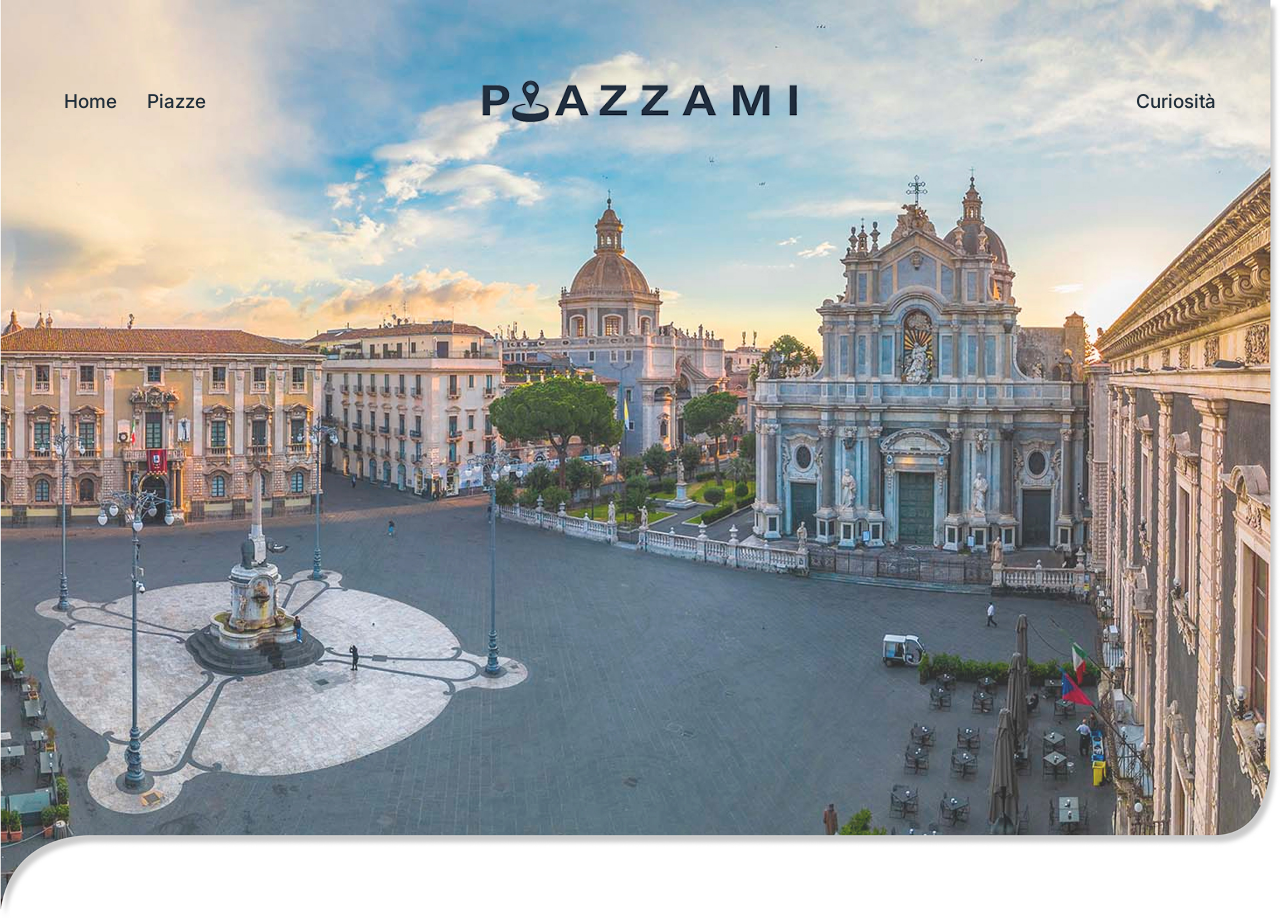
<file: agrigento.html>
<!DOCTYPE html>
<html lang="en">
<head>
    <meta charset="UTF-8">
    <meta name="viewport" content="width=device-width, initial-scale=1.0">
    <title>Sito Piazze</title>
   <link rel="stylesheet" href="style.css">


<link href="https://fonts.googleapis.com/css2?family=Inter:wght@300;400;500;600&display=swap" rel="stylesheet">

<link href="https://fonts.googleapis.com/css2?family=Ramabhadra&display=swap" rel="stylesheet">
</head>
<body> 
  <div class="wrapper">
<section class="hero">

<img class="hero-img" src="img/home.jpg" alt="Piazza">


<nav class="navbar">

<div class="nav-left">
<a href="index.html">Home</a>
<a href="archivio.html">Piazze</a>
</div>

<div class="nav-right">
<a href="curiosità.html">Curiosità</a>
</div>

<div class="nav-logo">
<a href="index.html">
  <img src="img/piazzami.png" alt="Piazzami">
</a>
</div>


</nav>
</file>
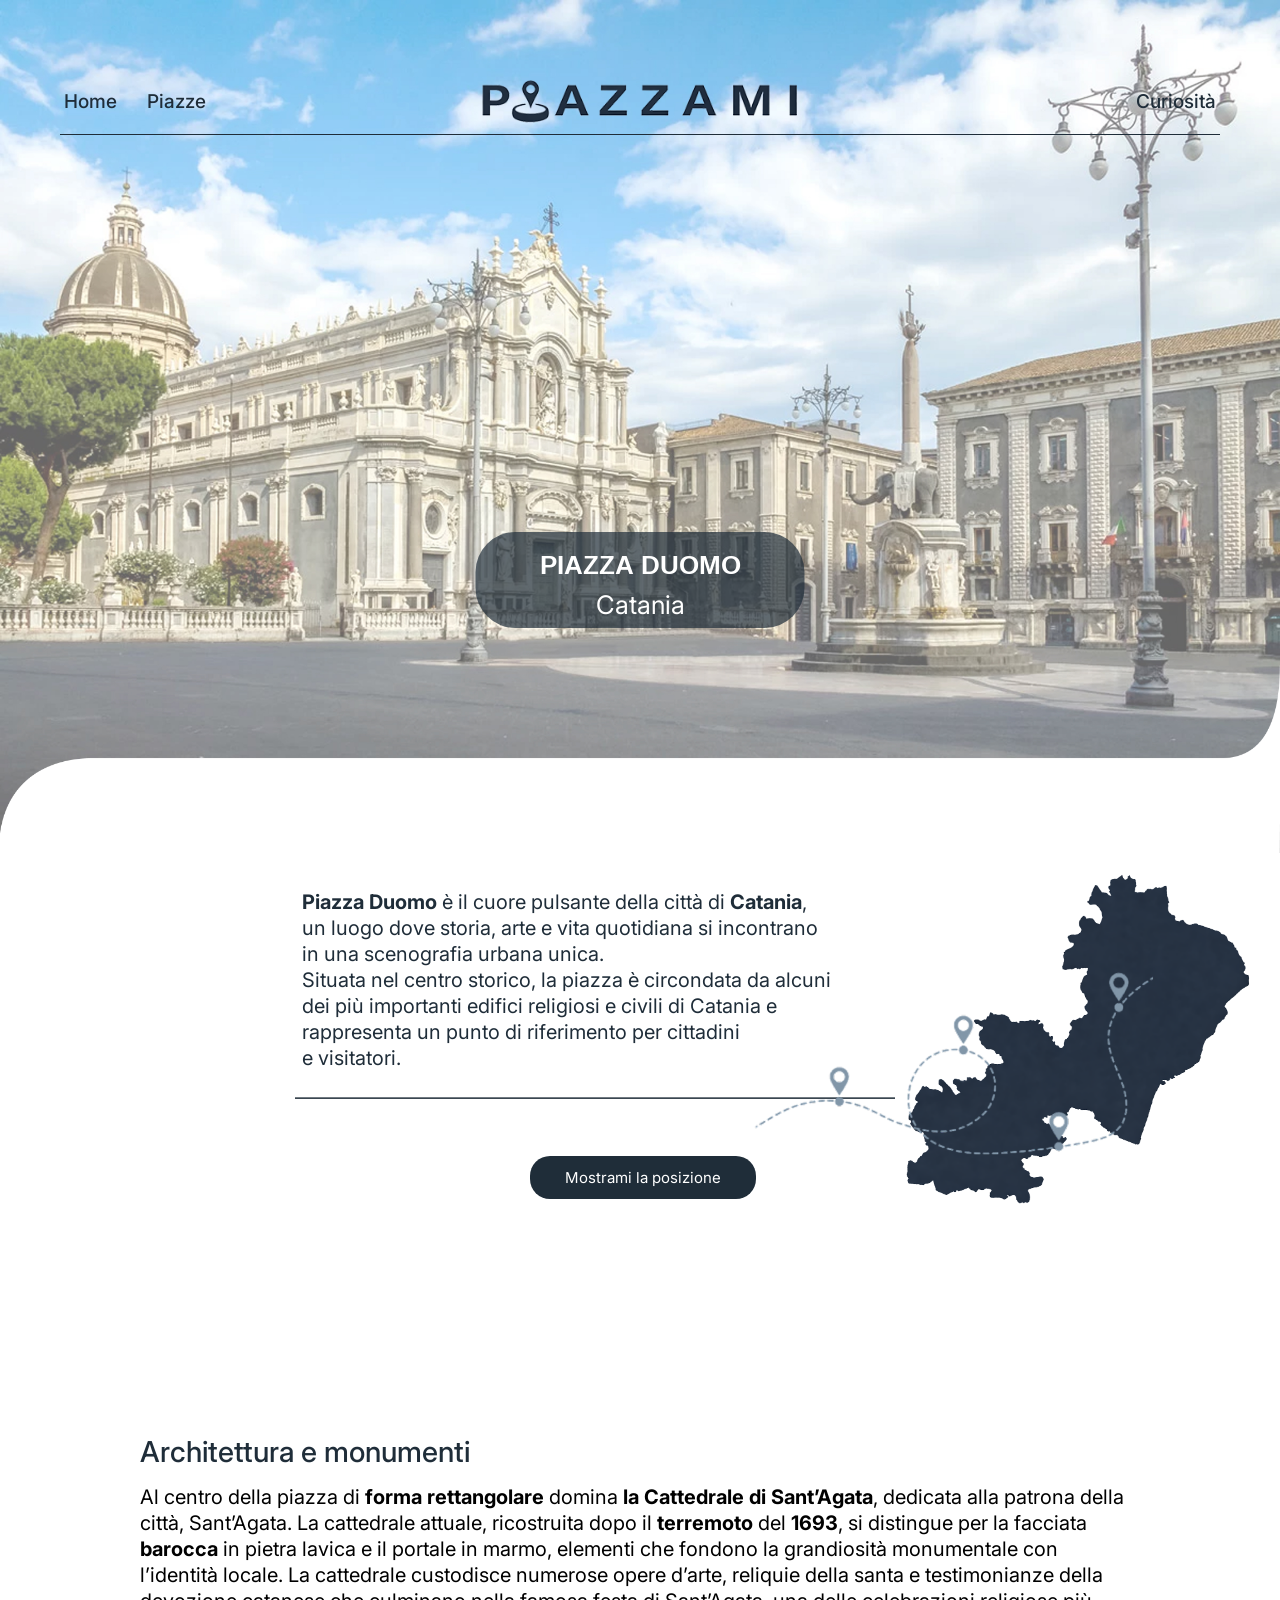
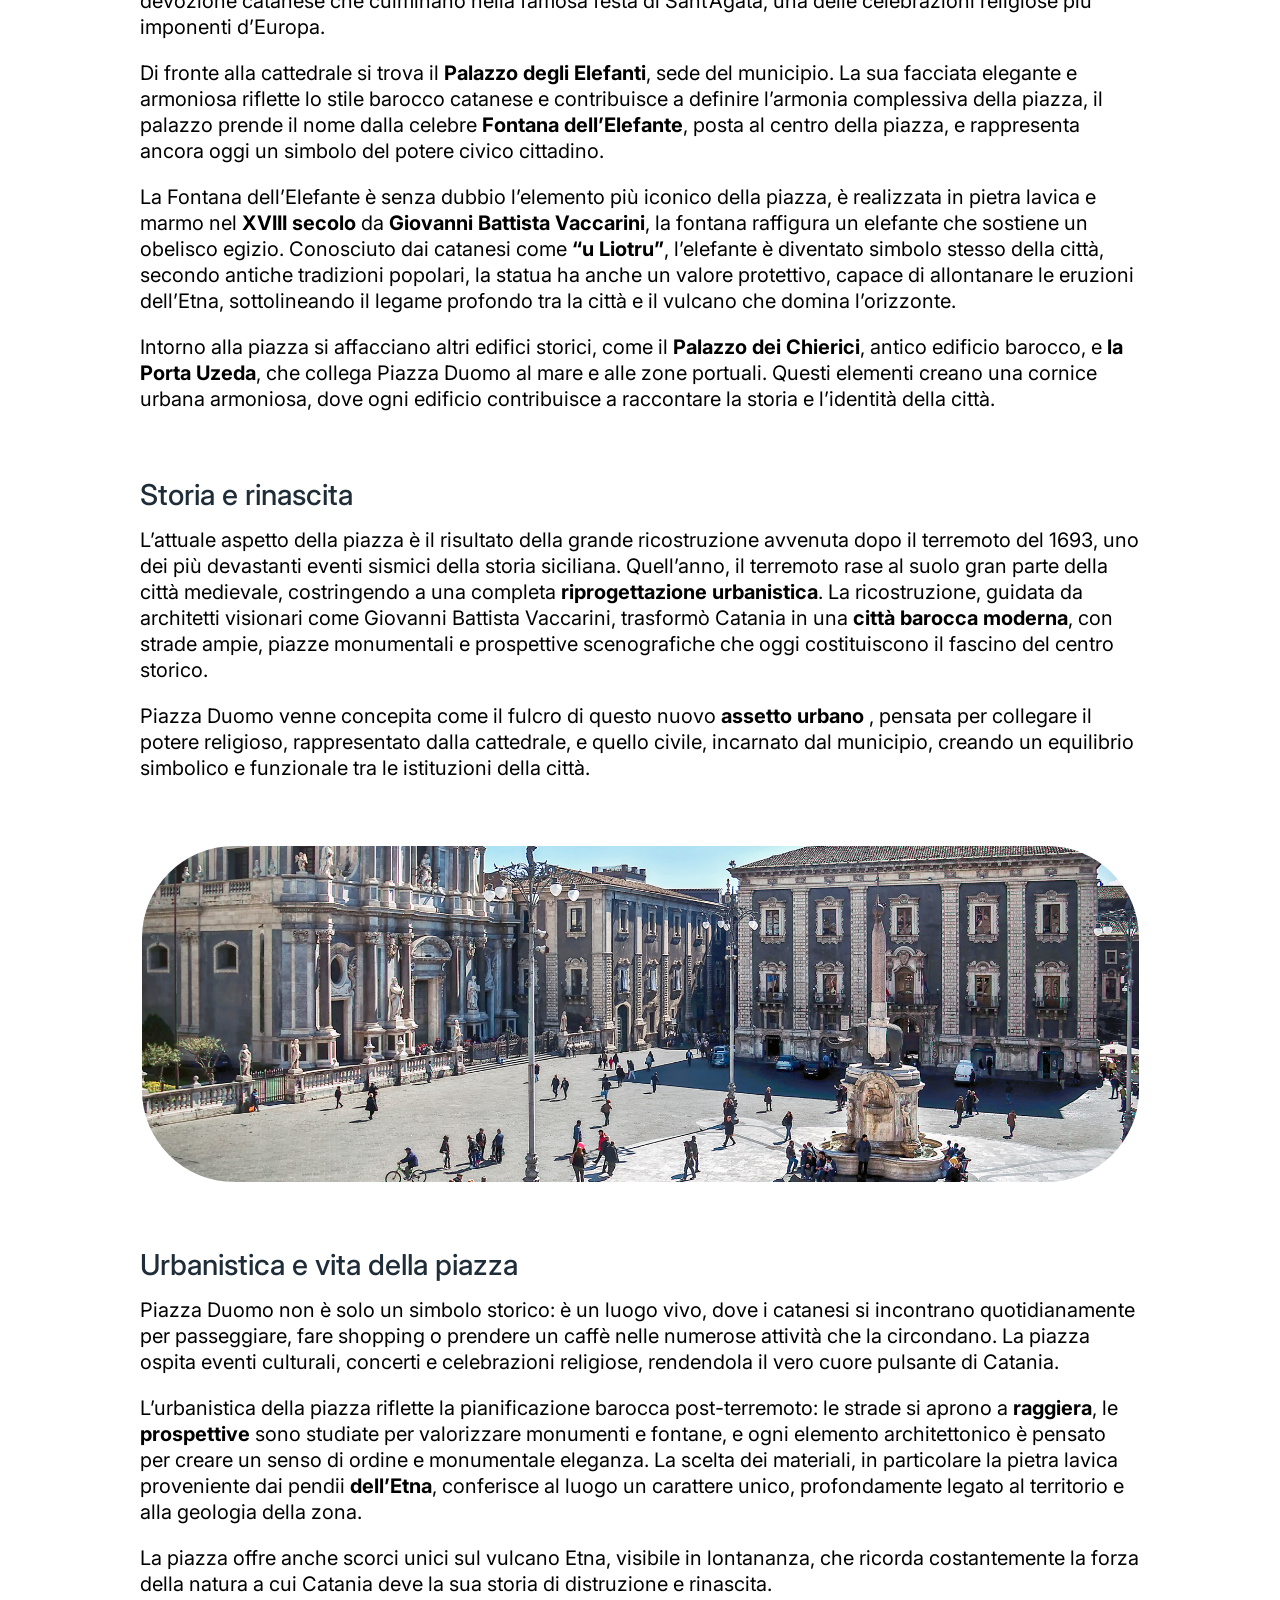
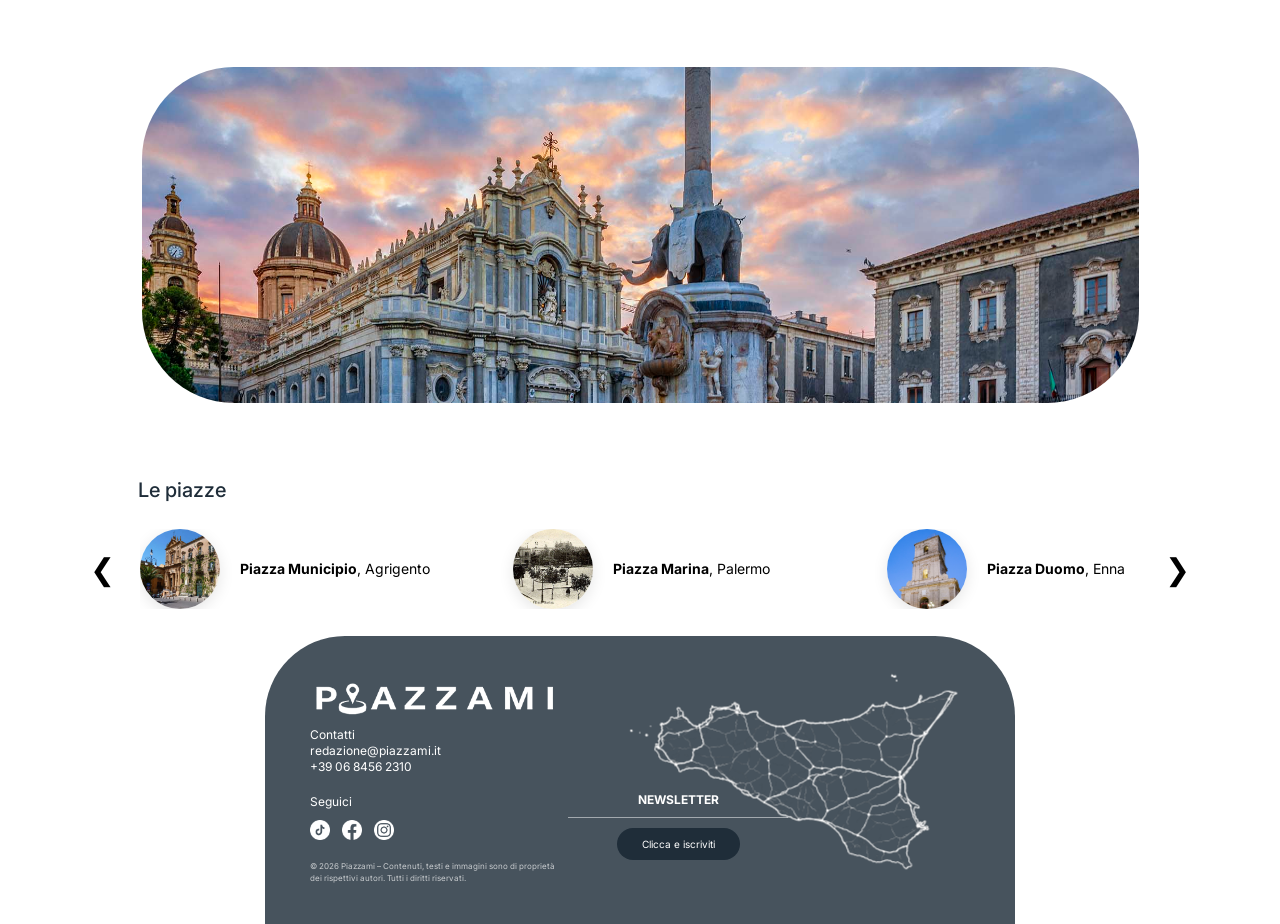
<file: catania.html>
<!DOCTYPE html>
<html lang="it">
<head>
    <meta charset="UTF-8">
    <meta name="viewport" content="width=device-width, initial-scale=1.0">
    <title>Catania</title>
    <link href="https://fonts.googleapis.com/css2?family=Inter:wght@300;400;500;600&display=swap" rel="stylesheet">
    <link href="https://fonts.googleapis.com/css2?family=Ramabhadra&display=swap" rel="stylesheet">
    <link rel="stylesheet" href="piazzestyle.css"> </head>
<body>
  
<section class="hero">

<img class="hero-img" src="img/herocatania.jpg" alt="Piazza">

<nav class="navbar">

<div class="nav-left">
<a href="index.html">Home</a>
<a href="archivio.html">Piazze</a>
</div>

<div class="nav-logo">
<a href="index.html">
  <img src="img/piazzami.png" alt="Piazzami">
</a>
</div>

<div class="nav-right">
<a href="curiosità.html">Curiosità</a>
</div>

</nav>

<div class="line"></div>

<div class="hero-title">
    <span class="title-main">PIAZZA DUOMO</span>
    <span class="title-city">Catania</span>
  </div>
</section>

<section class="intro">

<div class="intro-container">
<p>
<b>Piazza Duomo</b> è il cuore pulsante della città di <b>Catania</b>, <br>
un luogo dove storia, arte e vita quotidiana si incontrano<br>
in una scenografia urbana unica. <br>
Situata nel centro storico, la piazza è circondata da alcuni <br>
dei più importanti edifici religiosi e civili di Catania e <br>
rappresenta un punto di riferimento per cittadini <br>
e visitatori.
</p>
</div>
</section>

<section class="mappa"></section>
 <div class="lineamappa"></div>

 <a href="https://maps.app.goo.gl/oXanScDZvmzAbRUy5" class="pulsantemappa1" style="font-size: 15px; padding: 12px 35px;">Mostrami la posizione</a>
    <img src="img/mappacatania.png" alt="Cartina di Catania" class="map-image">
 
  </div>
</section>

<section class="paragrafo">
<h1>Architettura e monumenti</h1>
<p> Al centro della piazza di <b>forma rettangolare</b> domina <b>la Cattedrale di Sant’Agata</b>, dedicata alla patrona 
della città, Sant’Agata. La cattedrale attuale, ricostruita dopo il <b> terremoto</b> del <b>1693</b>, si distingue per la 
facciata<b> barocca</b> in pietra lavica e il portale in marmo, elementi che fondono la grandiosità monumentale con l’identità locale. 
La cattedrale custodisce numerose opere d’arte, reliquie della santa e testimonianze della devozione 
catanese che culminano nella famosa festa di Sant’Agata, una delle celebrazioni religiose più 
imponenti d’Europa.</p>

<p>Di fronte alla cattedrale si trova il <b>Palazzo degli Elefanti</b>, sede del municipio. La sua facciata elegante 
e armoniosa riflette lo stile barocco catanese e contribuisce a definire l’armonia complessiva della 
piazza, il palazzo prende il nome dalla celebre <b>Fontana dell’Elefante</b>, posta al centro della piazza, e 
rappresenta ancora oggi un simbolo del potere civico cittadino.</p>



<p>La Fontana dell’Elefante è senza dubbio l’elemento più iconico della piazza, è realizzata in pietra lavica 
e marmo nel <b>XVIII secolo</b> da <b>Giovanni Battista Vaccarini</b>, la fontana raffigura un elefante che sostiene 
un obelisco egizio. 
Conosciuto dai catanesi come <b>“u Liotru”</b>, l’elefante è diventato simbolo stesso della città, secondo 
antiche tradizioni popolari, la statua ha anche un valore protettivo, capace di allontanare le eruzioni 
dell’Etna, sottolineando il legame profondo tra la città e il vulcano che domina l’orizzonte.</p>

<p>Intorno alla piazza si affacciano altri edifici 
    storici, come il <b>Palazzo dei Chierici</b>, antico edificio barocco, e <b>la Porta Uzeda</b>, che collega Piazza Duomo al mare e alle zone portuali. Questi elementi 
    creano una cornice urbana armoniosa, dove ogni edificio contribuisce a raccontare la storia e l’identità 
    della città.
</p>
</section>

<section class="paragrafo">
<h1>Storia e rinascita</h1>
<p> L’attuale aspetto della piazza è il risultato della grande ricostruzione avvenuta dopo il terremoto del 1693, uno dei più devastanti eventi sismici della storia siciliana. Quell’anno, il terremoto rase al suolo 
    gran parte della città medievale, costringendo a una completa <b>riprogettazione urbanistica</b>. 
La ricostruzione, guidata da architetti visionari come Giovanni Battista Vaccarini, trasformò Catania in 
una <b>città barocca moderna</b>, con strade ampie, piazze monumentali e prospettive scenografiche che 
oggi costituiscono il fascino del centro storico.</p>

<p>Piazza Duomo venne concepita come il fulcro di questo nuovo <b>assetto urbano</b> , pensata per collegare 
il potere religioso, rappresentato dalla cattedrale, e quello civile, incarnato dal municipio, creando un 
equilibrio simbolico e funzionale tra le istituzioni della città.</p>
</section>

<div class="image-wrapper">
        <img class="image" src="img/catania1.jpg" alt="Catania">
      </div>


<section class="paragrafo">
<h1>Urbanistica e vita della piazza</h1>
<p> Piazza Duomo non è solo un simbolo storico: è un luogo vivo, dove i catanesi si incontrano 
quotidianamente per passeggiare, fare shopping o prendere un caffè nelle numerose attività che la 
circondano. La piazza ospita eventi culturali, concerti e celebrazioni religiose, rendendola il vero cuore 
pulsante di Catania.
</p>

<p>L’urbanistica della piazza riflette la pianificazione barocca post-terremoto: le strade si aprono a 
   <b> raggiera</b>, le <b>prospettive</b> sono studiate per valorizzare monumenti e fontane, e ogni elemento 
    architettonico è pensato per creare un senso di ordine e monumentale eleganza. 
La scelta dei materiali, in particolare la pietra lavica proveniente dai pendii <b>dell’Etna</b>, conferisce al 
luogo un carattere unico, profondamente legato al territorio e alla geologia della zona.
</p>

<p> La piazza offre anche scorci unici sul vulcano Etna, visibile in lontananza, che ricorda costantemente 
    la forza della natura a cui Catania deve la sua storia di distruzione e rinascita.
</p>

<div class="image-wrapper">
        <img class="image" src="img/catania.jpg" alt="Catania">
      </div>

</section>

<h3>Le piazze</h3>

<section class="altre-piazze">
<div class="slider">

<button class="arrow">❮</button>

<div class="piazze-container">

<div class="piazza">
<img src="img/agrigento.jpg">
<p><strong>Piazza Municipio</strong>,  Agrigento</p>
</div>

<div class="piazza">
<img src="img/Palermo.jpg">
<p><strong>Piazza Marina</strong>, Palermo</p>
</div>

<div class="piazza">
<img src="img/enna.jpg">
<p><strong>Piazza Duomo</strong>, Enna</p>
</div>

<div class="piazza">
<img src="img/caltanisetta.jpg">
<p><strong>Piazza Garibaldi</strong>, Caltanissetta</p>
</div>

<div class="piazza">
<img src="img/trapani.JPG">
<p><strong>Piazza Garibaldi</strong>, Trapani</p>
</div>

</div>

<button class="arrow">❯</button>

</div>
</section>





 <footer class="footer">

<div class="footer-container">


<div class="footer-left">

<div class="footer-logo">
<img src="img/piazzami bianco.png" alt="Piazzami">
</div>

<div class="contatti">
<p>Contatti</p>
<p>redazione@piazzami.it</p>
<p>+39 06 8456 2310</p>
</div>

<div class="social">
<p>Seguici</p>

<div class="icone-social">
<img src="img/tiktok.png" alt="tiktok">
<img src="img/facebook.png" alt="facebook">
<img src="img/instagram.png" alt="instagram">
</div>

</div>

<p class="copyright">
© 2026 Piazzami – 
Contenuti, testi e immagini 
sono di proprietà dei rispettivi autori. 
Tutti i diritti riservati.
</p>

</div>


<div class="footer-mappa">
    <img src="img/sicilia bianca.png" alt="mappa">

    <div class="footer-newsletter">
        <h4>NEWSLETTER</h4>
        <div class="linea-footer"></div>
        <a href="#" class="newsletter-btn">Clicca e iscriviti</a>
    </div>
</div>

</div>

</footer>



</body>
</html>
</file>
<file: style.css>
*{
margin:0;
padding:0;
box-sizing:border-box;
}

img{
max-width:100%;
height:auto;
display:block;
}

body{
font-family:'Inter', sans-serif;
}

.wrapper{
  background: url(img/sicilia\ Blu.png);
  background-size: 1050px;
  background-position: right -60% bottom 10%;
  background-repeat: no-repeat;
}

/* NAVBAR */

.navbar{
position:absolute;
top: 10vh;
left:0;
width:100%;
display:flex;
align-items:center;
justify-content:space-between;
padding:0 5vw;
z-index:10;
}

/* sinistra */

.nav-left{
display:flex;
gap:30px;
}

.nav-right{
display:flex;
gap:30px;
}

.nav-left a{
text-decoration:none;
color:#1F2D39;
font-size:19px;
font-weight: 500;
}

.nav-right a{
text-decoration:none;
color:#1F2D39;
font-size:19px;
font-weight: 500;
}

/* logo */

.nav-logo{
position:absolute;
left:50%;
transform:translateX(-50%);
}

.nav-logo img{
width: 332px;
height:auto;
}


.line{
position:absolute;
top: 134px;
left:60px;
right:60px;
height:1px;
background:#1F2D39;
z-index:10;
}


/* HERO */

.hero{
position:relative;
width:100%;
}

.hero-img{
width:100%;
height:auto;
display:block;
}

.hero-title{
position:absolute;
bottom:25vh;
left:50%;
transform:translateX(-50%);
background:rgba(31,45,57,0.7);
color:white;
padding:1rem 3vw;
border-radius:2.5rem;
font-family:'Ramabhadra', sans-serif;
font-size: 2vw;
letter-spacing:1px;
text-align: center;
white-space: nowrap;
}

/* INTRO TESTO */

.intro{
max-width:1000px;
width:90%;
margin:-5px auto;
text-align:left;
}

.intro p{
margin-top: 0;
font-size:20px;
color:#1F2D39;
margin-bottom:20px;
}

/* CARD */
h1{
margin-top: 15vh;
font-size:2rem;
color:#1F2D39;
padding-left: 138px;
margin-bottom:20px;
} 


.cards-container {
  display: flex;
  gap: 40px;
  flex-wrap: nowrap;
  overflow-x: auto;  
  padding: 20px 110px 20px;
  margin-bottom: 100px;
}

.card {
  position: relative;
  background-color:rgba(31,45,57,0.82);
  border-radius: 60px;
  padding: 30px 20px 20px;
  width: 220px;
  height:320px;
  text-align: center;
  box-shadow: 0 4px 8px rgba(0,0,0,0.1);
  flex-shrink: 0;           /* le card non si restringono */
  /* tutto il resto rimane uguale */
}

.card-image-wrapper {
  width: 162px;
  height: 162px;
  margin: 0 auto 10px;
  border-radius: 50%;
  overflow: hidden;
  box-shadow: 0 4px 15px rgba(0,0,0,0.8);
}

.card-image {
  width: 100%;
  height: 100%;
  object-fit: cover;
}

.card-icon {
  width: 17px;
  margin:13px auto;
  padding: 8px 0 0;
}

.card h3 {
  color: #ffffff;
  font-size: 16px;      
  margin: 5px 0;        
}

.card p {
  color: #ffffff;       
  font-size: 14px;      
  margin: 0;            
}

.card {
    transition: transform 0.4s ease, box-shadow 0.4s ease;
}

.card:hover {
    transform: translateY(-20px);
    box-shadow: 0 10px 20px rgba(0,0,0,0.2);
}

.slider{
display: flex;
align-items: center;
}


/* FOOTER */

.footer{
  background:#47535D;
  padding: 45px;
  padding-bottom:20px;
  max-width:750px;
  width:80%;
  margin:0 auto;
  border-radius:80px 80px 0 0;
}

.footer-container {
  display: flex;
  justify-content: space-between;
  align-items: center;
}

.footer-left {
  color: white;
  max-width: 250px;
}

.footer-logo img{
  padding-bottom: 10px;
}

.contatti{
  margin-bottom:20px;
}

.contatti p{
  margin:0;
  font-size: 12px;
}

.social{
  margin-bottom:20px;
}

.social p{
  margin:0;
  font-size: 12px;
}

.icone-social{
  display: flex;
  gap:2px;
  margin-top: 10px;
}

.icone-social img{
  width: 20px;
  margin-right:10px;
}

.copyright{
  font-size:8px;
  opacity:0.7;
  line-height:1.5;
}

.footer-newsletter{
  position:absolute;
  top:50%;
  right:50%;
  transform:translate( -10%);
  text-align:center;
  color:white;
  z-index:2;
}

.linea-footer{
  width:220px;
  height:1px;
  background:white;
  margin:10px auto;
  opacity:0.5;
}

.newsletter-btn{
  background:#1F2D39;
  color:white;
  padding:10px 25px;
  border-radius:20px;
  text-decoration:none;
  display:inline-block;
  transition:0.3s;
  font-size: 10px;
}

.newsletter-btn:hover{
  background:#1F2D39;
  transform:translateY(-3px);
}

.footer-mappa img{
  width:320px;
  height:auto;
  display:block;
  transform:scale(1.2) translateY(-25px) translateX(-8px);
  transform-origin: center;
}

.footer-mappa{
  position:relative;
}

h4 {
  font-size: 12px;
}


/** Pagina Archivio Piazze*/
.articoli-visti-archivio h1 {
font-size:2rem;
color:#1F2D39;
margin-bottom:20px;
margin-top: 0px;
}

.cards-container-archivio {
  display: grid;
  grid-template-columns: repeat(3, 220px);
  row-gap: 100px;
  column-gap: 100px;
  padding: 0px;
  align-items: center;    
  justify-items: center;  
  width: fit-content;
  margin: 0 auto;
  padding-bottom: 100px;
}

.wrapper{
  background: url(img/sicilia\ Blu.png);
  background-size: 1050px;
  background-position: right -60% bottom 20%;
  background-repeat: no-repeat;
}


/** Pagina Curiosità*/

.paragrafo-curiosità h1 {
  font-size:1.3rem;
  color:#1F2D39;
  margin:-5px auto;
  margin-top:70px;
  font-family:'Inter', sans-serif; 
  font-weight: 500;
  padding-left: 2px;
} 

.paragrafo-curiosità{
  max-width:1000px;
  width:90%;
  margin:-5px auto;
  text-align:left;
}

.paragrafo-curiosità p{
  margin-top: 20px;
  font-size:20px;
  margin-bottom:20px;
  line-height: 1.3;
}













/* ================================================
   TABLET  (max 1024px)
   ================================================ */
@media (max-width:1024px){

/* NAVBAR */
.navbar{
    top: 4vh;
    padding: 0 5vw;
}
.nav-logo img{
    width: 220px;
}
.nav-left a{
    font-size: 1rem;
}
.nav-right img{
    width: 28px;
}

/* LINEA */
.line{
    top: 130px;
    left: 5vw;
    right: 5vw;
}

/* HERO */
.hero-title{
    bottom: 5vh;
    white-space: normal;
    width: 80%;
}
.title-main,
.title-city{
    font-size: clamp(16px, 2.5vw, 24px);
}


/* INTRO */
.intro p{
    font-size: 1.05rem;
    line-height: 1.7;
}

/* H1 / H2 padding fisso → relativo */
h1{
    padding-left: 5vw;
    margin-top: 8vh;
}
.articoli-visti{
    padding-left: 5vw;
}
h2{
    padding-left: 5vw;
    margin-top: 50px;
}

/* CARDS */
.cards-container{
    gap: 24px;
    padding: 0 4vw;
}
.card{
    width: 180px;
    height: auto;
    padding: 20px 14px 16px;
    border-radius: 40px;
}
.card-image-wrapper{
    width: 130px;
    height: 130px;
}

.articoli-visti-archivio h1 {
    padding-left: 5vw;
    margin-top: 8vh;
    }


.cards-container-archivio {
    gap: 24px;
    padding: 0 4vw;
    display: grid;
    grid-template-columns: repeat(1, 220px)
}




/* ALTRE PIAZZE */
.altre-piazze{
    width: 92%;
}
.piazza{
    flex: 0 0 220px;
}

/* FOOTER */
.footer{
    width: 92%;
    padding: 50px 40px 30px;
    border-radius: 60px 60px 0 0;
}
.footer-container{
    gap: 2rem;
}
.footer-mappa img{
    width: 300px;
    transform: scale(1.2) translateY(-10px);
}
.footer-newsletter{
    position: relative;
    top: auto;
    right: auto;
    transform: none;
    margin-top: 16px;
}
}







/* ================================================
   MOBILE  (max 768px)
   ================================================ */
@media (max-width:768px){

/* WRAPPER: disabilita bg decorativo su mobile */
.wrapper{
    background: none;
}

.navbar{
    position: absolute;
    top: 30px;
    align-items: center;
    gap: 10px;
    padding: 16px 5vw 0;
}
.nav-logo{
    position: static;
    transform: none;
    order: -1;
}
.nav-logo img{
    width: 160px;
}
.nav-left{
    gap: 20px;
    align-items: center;
}

.nav-right a  {
    text-decoration: none;
    color: #1F2D39;
    font-size: 19px;
    font-weight: 500;
}

.nav-left a {
text-decoration: none;
    color: #1F2D39;
    font-size: 19px;
    font-weight: 500;
}

.nav-right{
    position: static;
}
.nav-right img{
    width: 22px;
}

/* LINEA */
.line{
    top: 80px;
    left: 5vw;
    right: 5vw;
}

/* HERO */
.hero-title{
    bottom: 6vh;
    font-size: clamp(13px, 4vw, 18px);
    padding: 0.7rem 1.2rem;
    width: 88%;
    border-radius: 1.5rem;
    white-space: normal;
}

/* INTRO */
.intro{
    width: 92%;
    margin-top: 12px;
}
.intro p{
    font-size: 0.95rem;
    line-height: 1.7;
}

/* H1 / H2 */
h1{
    padding-left: 5vw;
    font-size: 1.5rem;
    margin-top: 6vh;
}
.articoli-visti{
    padding-left: 5vw;
}
h2{
    padding-left: 5vw;
    font-size: 1.1rem;
    margin-top: 40px;
}

/* CARDS: 2 per riga */
.cards-container{
    display: grid;
    grid-template-columns: repeat(2, 1fr);
    gap: 16px;
    padding: 0 5vw;
    justify-items: center;
}
.card{
    width: 100%;
    max-width: 180px;
    height: auto;
    padding: 18px 12px 14px;
    border-radius: 36px;
}
.card-image-wrapper{
    width: 110px;
    height: 110px;
}
.card h3{ font-size: 14px; }
.card p { font-size: 12px; }

/* ALTRE PIAZZE: scroll orizzontale */
.altre-piazze{
    width: 100%;
    padding: 0 5vw;
    margin: 20px 0;
    box-sizing: border-box;
}
.piazze-container{
    gap: 24px;
    padding-bottom: 8px;
}
.piazza{
    flex: 0 0 200px;
}
.piazza img{
    width: 64px;
    height: 64px;
}

/* FOOTER */
.footer{
    width: 100%;
    padding: 40px 24px 24px;
    border-radius: 40px 40px 0 0;
}
.footer-container{
    flex-direction: column;
    align-items: center;
    text-align: center;
    gap: 2rem;
}
.footer-left{
    max-width: 100%;
}
.icone-social{
    justify-content: center;
}
.footer-mappa{
    width: 100%;
    display: flex;
    flex-direction: column;
    align-items: center;
}
.footer-mappa img{
    width: min(260px, 70vw);
    transform: none;
}
.footer-newsletter{
    position: static;
    transform: none;
    margin-top: 16px;
}
}


/* ================================================
   MOBILE PICCOLO  (max 480px)
   ================================================ */
@media (max-width:480px){

/* NAVBAR */
.nav-logo img{
    width: 130px;
}
.nav-left a{
    font-size: 0.8rem;
}
.line{
    top: 100px;
}

/* HERO */
.hero-title{
    font-size: clamp(12px, 3.5vw, 15px);
    padding: 0.6rem 1rem;
    bottom: 4vh;
}

/* INTRO */
.intro p{
    font-size: 0.88rem;
}

/* CARDS: 1 per riga su schermi molto piccoli */
.cards-container{
    grid-template-columns: 1fr;
    padding: 0 8vw;
}
.card{
    max-width: 240px;
}
.card-image-wrapper{
    width: 130px;
    height: 130px;
}

/* PIAZZE */
.piazza img{
    width: 52px;
    height: 52px;
}

/* FOOTER */
.footer{
    padding: 30px 16px 20px;
    border-radius: 28px 28px 0 0;
}
.footer-mappa img{
    width: min(220px, 80vw);
}
}
</file>
<file: piazzestyle.css>
*{
margin:0;
padding:0;
box-sizing:border-box;
}

img{
max-width:100%;
height:auto;
display:block;
}

body{
font-family:'Inter', sans-serif;
}

html{
scroll-behavior: smooth;
}

/* NAVBAR */

.navbar{
position:absolute;
top: 10vh;
left:0;
width:100%;
display:flex;
align-items:center;
justify-content:space-between;
padding:0 5vw;
z-index:10;
}

.nav-left{
display:flex;
gap:30px;
}

.nav-left a{
text-decoration:none;
color:#1F2D39;
font-size:19px;
font-weight: 500;
}

.nav-right a{
text-decoration:none;
color:#1F2D39;
font-size:19px;
font-weight: 500;
}

.nav-logo{
position:absolute;
left:50%;
transform:translateX(-50%);
}

.nav-logo img{
width: 332px;
height:auto;
}

.nav-right img{
width: 33px;
height: auto;
cursor: pointer;
}

.line{
position:absolute;
top: 134px;
left:60px;
right:60px;
height:1px;
background:#1F2D39;
z-index:10;
}


/* HERO */

.hero{
position:relative;
width:100%;
}

.hero-img{
width:100%;
height:auto;
display:block;
}

.hero-title {
  position: absolute;
  bottom: 25vh;
  left: 50%;
  transform: translateX(-50%);
  background: rgba(31,45,57,0.7);
  padding: 0.5rem 5vw;
  border-radius: 2.5rem;
  text-align: center;
  display: flex;           
  flex-direction: column;  
  align-items: center;
  white-space: nowrap;
}

.title-main {
  font-family: 'Ramabhadra', sans-serif;
  font-size: 2vw;
  color: white;
}

.title-city {
  font-family:'Inter', sans-serif;
  font-size: 2vw;
  color:white; 
}

/* INTRO TESTO */

.intro-container {
  max-width: 900px;        
  margin: 0 auto;            
  padding: 1rem 2rem 4rem 7rem; 
  font-family: 'Inter', sans-serif;
  font-size: 20px;             
  color: #1f2d39;         
  text-align: justify;       
}

/* MAPPA */

.map-container {
  max-width: 800px;
  margin: 0 auto 2rem auto;
}

.map-image {
  width: 30%;                   
  margin-top: -250px;
  margin-left: 550px;
  transform: scale(1.5) translateY(-50px) translateX(200px); 
}

.map-imageragusa {
  width: 30%;                   
  margin-top: -250px;
  margin-left: 550px;
  transform: scale(1.5) translateY(-10px) translateX(200px); 
}

.lineamappa {
  width:400px;
  height:0.5px;
  background:#1f2d39;
  margin:10px auto;
  transform: scale(1.5) translateY(-45px) translateX(-30px); 
}

.pulsantemappa1 {
  background:#1F2D39;
  color:white;
  padding:10px 25px;
  border-radius:20px;
  text-decoration:none;
  display:inline-block;
  transition:0.3s;
  font-size: 13px;
  transform: translateY(-20px) translateX(530px);
}

.pulsantemappa2 {
  background:#1F2D39;
  color:white;
  padding:10px 25px;
  border-radius:20px;
  text-decoration:none;
  display:inline-block;
  transition:0.3s;
  font-size: 13px;
  transform: translateY(-33px) translateX(600px);
}

.pulsantemappa3 {
  background:#1F2D39;
  color:white;
  padding:10px 25px;
  border-radius:20px;
  text-decoration:none;
  display:inline-block;
  transition:0.3s;
  font-size: 13px;
  transform: translateY(-60px) translateX(560px);
}

/* PARAGRAFI */

h1{
  font-size:1.8rem;
  color:#1F2D39;
  margin:-5px auto;
  margin-top:70px;
  font-family:'Inter', sans-serif; 
  font-weight: 500;
} 

.paragrafo{
  max-width:1000px;
  width:90%;
  margin:-5px auto;
  text-align:left;
}

p{
  margin-top: 20px;
  font-size:20px;
  margin-bottom:20px;
  line-height: 1.3;
}

.image-wrapper {
 width: min(100%, 997px);
  height: clamp(200px, 40vw, 336px);
  border-radius: 92px;
  overflow: hidden;   
  margin: 70px auto 0;
}

.image {
  width: 100%;
  height: 100%;
  object-fit: cover;
}


.img-home {
  width: min(100%, 997px);
  height: clamp(200px, 40vw, 336px);
  border-radius: 92px;
  overflow: hidden;   
  margin: 70px auto 0;
}



/* ALTRE PIAZZE */

.slider{
  display:flex;
  align-items:center;
}

.altre-piazze{
  max-width:1100px;
  width:90%;
  margin:27px auto;
}

.piazze-container{
  margin:auto;
  display:flex;
  overflow-x:auto;
  scroll-snap-type:x mandatory;
  gap:40px;
  width:100%;
  max-width:1000px;
}

.piazza{
  display: flex;
  align-items: center;
  gap: 20px;
  flex:0 0 calc(100%/3);
  scroll-snap-align: start;
}

.piazza img{
  width:80px;
  height:80px;
  border-radius:50%;
  object-fit:cover;
  box-shadow: 0 4px 15px rgba(0,0,0,0.1);
  flex-shrink: 0;
}

.arrow{
  background:none;
  border:none;
  font-size:30px;
  cursor:pointer;
  flex-shrink: 0;
}

h3{
  margin-top: 80px;
  font-size:20px;
  font-weight: 500;
  color:#1F2D39;
  padding-left: 138px;
  margin-bottom:20px;
} 

.altre-piazze p{
  font-size: 14px;
} 

/* FOOTER */

.footer{
  background:#47535D;
  padding: 45px;
  padding-bottom:20px;
  max-width:750px;
  width:80%;
  margin:0 auto;
  border-radius:80px 80px 0 0;
}

.footer-container {
  display: flex;
  justify-content: space-between;
  align-items: center;
}

.footer-left {
  color: white;
  max-width: 250px;
}

.footer-logo img{
  padding-bottom: 10px;
}

.contatti{
  margin-bottom:20px;
}

.contatti p{
  margin:0;
  font-size: 12px;
}

.social{
  margin-bottom:20px;
}

.social p{
  margin:0;
  font-size: 12px;
}

.icone-social{
  display: flex;
  gap:2px;
  margin-top: 10px;
}

.icone-social img{
  width: 20px;
  margin-right:10px;
}

.copyright{
  font-size:8px;
  opacity:0.7;
  line-height:1.5;
}

.footer-newsletter{
  position:absolute;
  top:50%;
  right:50%;
  transform:translate( -10%);
  text-align:center;
  color:white;
  z-index:2;
}

.linea-footer{
  width:220px;
  height:1px;
  background:white;
  margin:10px auto;
  opacity:0.5;
}

.newsletter-btn{
  background:#1F2D39;
  color:white;
  padding:10px 25px;
  border-radius:20px;
  text-decoration:none;
  display:inline-block;
  transition:0.3s;
  font-size: 10px;
}

.newsletter-btn:hover{
  background:#1F2D39;
  transform:translateY(-3px);
}

.footer-mappa img{
  width:320px;
  height:auto;
  display:block;
  transform:scale(1.2) translateY(-25px) translateX(-8px);
  transform-origin: center;
}

.footer-mappa{
  position:relative;
}

h4 {
  font-size: 12px;
}


/* ================================================
   TABLET  (max 1024px)
   ================================================ */
@media (max-width:1024px){

/* NAVBAR */
.navbar{
    top: 4vh;
    padding: 0 5vw;
}
.nav-logo img{
    width: 220px;
}
.nav-left a{
    font-size: 1rem;
}
.nav-right img{
    width: 28px;
}

/* LINEA */
.line{
    top: 130px;
    left: 5vw;
    right: 5vw;
}

/* HERO */
.hero-title{
    bottom: 5vh;
    white-space: normal;
    width: 80%;
}
.title-main,
.title-city{
    font-size: clamp(16px, 2.5vw, 24px);
}

/* INTRO */
.intro-container{
    padding: 1rem 0vw 0rem 15vw;
    font-size: 1.05rem;
}


.map-image,
.map-imageragusa{
    width: 35%;
    margin-top: -180px;
    margin-left: auto;
    margin-right: 4vw;
    transform: none;
}
.lineamappa{
    width: 60%;
    transform: none;
    margin: 10px auto;
}
.pulsantemappa1,
.pulsantemappa2,
.pulsantemappa3{
    transform: none;
    display: block;
    margin: 12px auto;
    width: fit-content;
}

/* PARAGRAFI */
h1{
    font-size: 1.5rem;
    margin-top: 50px;
    padding-left: 5vw;
}
.paragrafo{
    width: 92%;
}
p{
    font-size: 1.05rem;
}
.image-wrapper{
    width: 280px;
    height: 280px;
}


/* ALTRE PIAZZE */
.altre-piazze{
    width: 92%;
}
.piazza{
    flex: 0 0 220px;
}

/* FOOTER */
.footer{
    width: 92%;
    padding: 50px 40px 30px;
    border-radius: 60px 60px 0 0;
}
.footer-container{
    gap: 2rem;
}
.footer-mappa img{
    width: 300px;
    transform: scale(1.2) translateY(-10px);
}
.footer-newsletter{
    position: relative;
    top: auto;
    right: auto;
    transform: none;
    margin-top: 16px;
}
}


/* ================================================
   MOBILE  (max 768px)
   ================================================ */
@media (max-width:768px){

/* NAVBAR: logo sopra centrato, link + search in riga sotto */
.navbar{
    position: absolute;
    top: 30px;
    align-items: center;
    gap: 10px;
    padding: 16px 5vw 0;
}
.nav-logo{
    position: static;
    transform: none;
    order: -1;
}
.nav-logo img{
    width: 160px;
}
.nav-left{
    gap: 20px;
    align-items: center;
}

.nav-right a  {
    text-decoration: none;
    color: #1F2D39;
    font-size: 19px;
    font-weight: 500;
}

.nav-left a {
text-decoration: none;
    color: #1F2D39;
    font-size: 19px;
    font-weight: 500;
}

.nav-right{
    position: static;
}
.nav-right img{
    width: 22px;
}

/* LINEA */
.line{
    top: 80px;
    left: 5vw;
    right: 5vw;
}

/* HERO */
.hero-title{
    bottom: 6vh;
    padding: 0.7rem 1.2rem;
    width: 88%;
    border-radius: 1.5rem;
    white-space: normal;
}
.title-main,
.title-city{
    font-size: clamp(14px, 4vw, 20px);
}

/* INTRO */
.intro-container{
    padding: 1rem 5vw 2rem 15vw;
    font-size: 0.95rem;
    text-align: left;
}

/* MAPPA — layout verticale */
.map-image,
.map-imageragusa{
    width: 60%;
    max-width: 260px;
    margin-left: auto;
    margin-right: 4vw;
    transform: none;
   
}

.lineamappa{
    width: 70%;
    transform: none;
    margin: 16px auto;
}
.pulsantemappa1,
.pulsantemappa2,
.pulsantemappa3{
    transform: none;
    display: block;
    margin: 10px auto;
    width: fit-content;
    font-size: 14px !important;
    padding: 10px 28px !important;
}

/* PARAGRAFI */
h1{
    font-size: 1.3rem;
    margin-top: 40px;
    padding-left: 5vw;
}
.paragrafo{
    width: 92%;
}
p{
    font-size: 0.95rem;
    line-height: 1.6;
}
.image-wrapper{
    width: 220px;
    height: 220px;
    margin: 40px auto;
}

/* CURIOSITÀ */
.curiosita-box{
    width: 92%;
    padding: 32px 24px;
    border-radius: 40px;
    background-size: 280px;
    margin: 50px auto;
}
.curiosita-box h2{
    font-size: 22px;
}
.curiosita-box p{
    font-size: 14px;
    margin-left: 0;
}

/* H3 ALTRE PIAZZE */
h3{
    padding-left: 5vw;
    margin-top: 40px;
    font-size: 1.1rem;
}

/* ALTRE PIAZZE */
.altre-piazze{
    width: 100%;
    padding: 0 5vw;
    box-sizing: border-box;
    margin: 20px 0;
}
.piazze-container{
    gap: 24px;
    padding-bottom: 8px;
}
.piazza{
    flex: 0 0 200px;
}
.piazza img{
    width: 64px;
    height: 64px;
}

/* FOOTER */
.footer{
    width: 100%;
    padding: 40px 24px 24px;
    border-radius: 40px 40px 0 0;
}
.footer-container{
    flex-direction: column;
    align-items: center;
    text-align: center;
    gap: 2rem;
}
.footer-left{
    max-width: 100%;
}
.icone-social{
    justify-content: center;
}
.footer-mappa{
    width: 100%;
    display: flex;
    flex-direction: column;
    align-items: center;
}
.footer-mappa img{
    width: min(260px, 70vw);
    transform: none;
}
.footer-newsletter{
    position: static;
    transform: none;
    margin-top: 16px;
}
}


/* ================================================
   MOBILE PICCOLO  (max 480px)
   ================================================ */
@media (max-width:480px){

/* NAVBAR */
.nav-logo img{
    width: 130px;
}
.nav-left a{
    font-size: 0.8rem;
}
.line{
    top: 100px;
}

/* HERO */
.hero-title{
    font-size: clamp(12px, 3.5vw, 15px);
    padding: 0.6rem 1rem;
    bottom: 4vh;
}
.title-main,
.title-city{
    font-size: clamp(12px, 3.5vw, 16px);
}

/* INTRO */
.intro-container{
    font-size: 0.88rem;
    padding: 1rem 4vw 1.5rem 4vw;
}

/* MAPPA */
.map-image,
.map-imageragusa{
    width: 75%;
    max-width: 220px;
}

/* PARAGRAFI */
p{
    font-size: 0.88rem;
}
.image-wrapper{
    width: 180px;
    height: 180px;
    margin: 30px auto;
}

/* CURIOSITÀ */
.curiosita-box{
    padding: 24px 16px;
    border-radius: 28px;
    background-image: none;
}
.curiosita-box h2{
    font-size: 18px;
}
.curiosita-box p{
    font-size: 13px;
}

/* PIAZZE */
.piazza img{
    width: 52px;
    height: 52px;
}

/* FOOTER */
.footer{
    padding: 30px 16px 20px;
    border-radius: 28px 28px 0 0;
}
.footer-mappa img{
    width: min(220px, 80vw);
}
}
</file>
